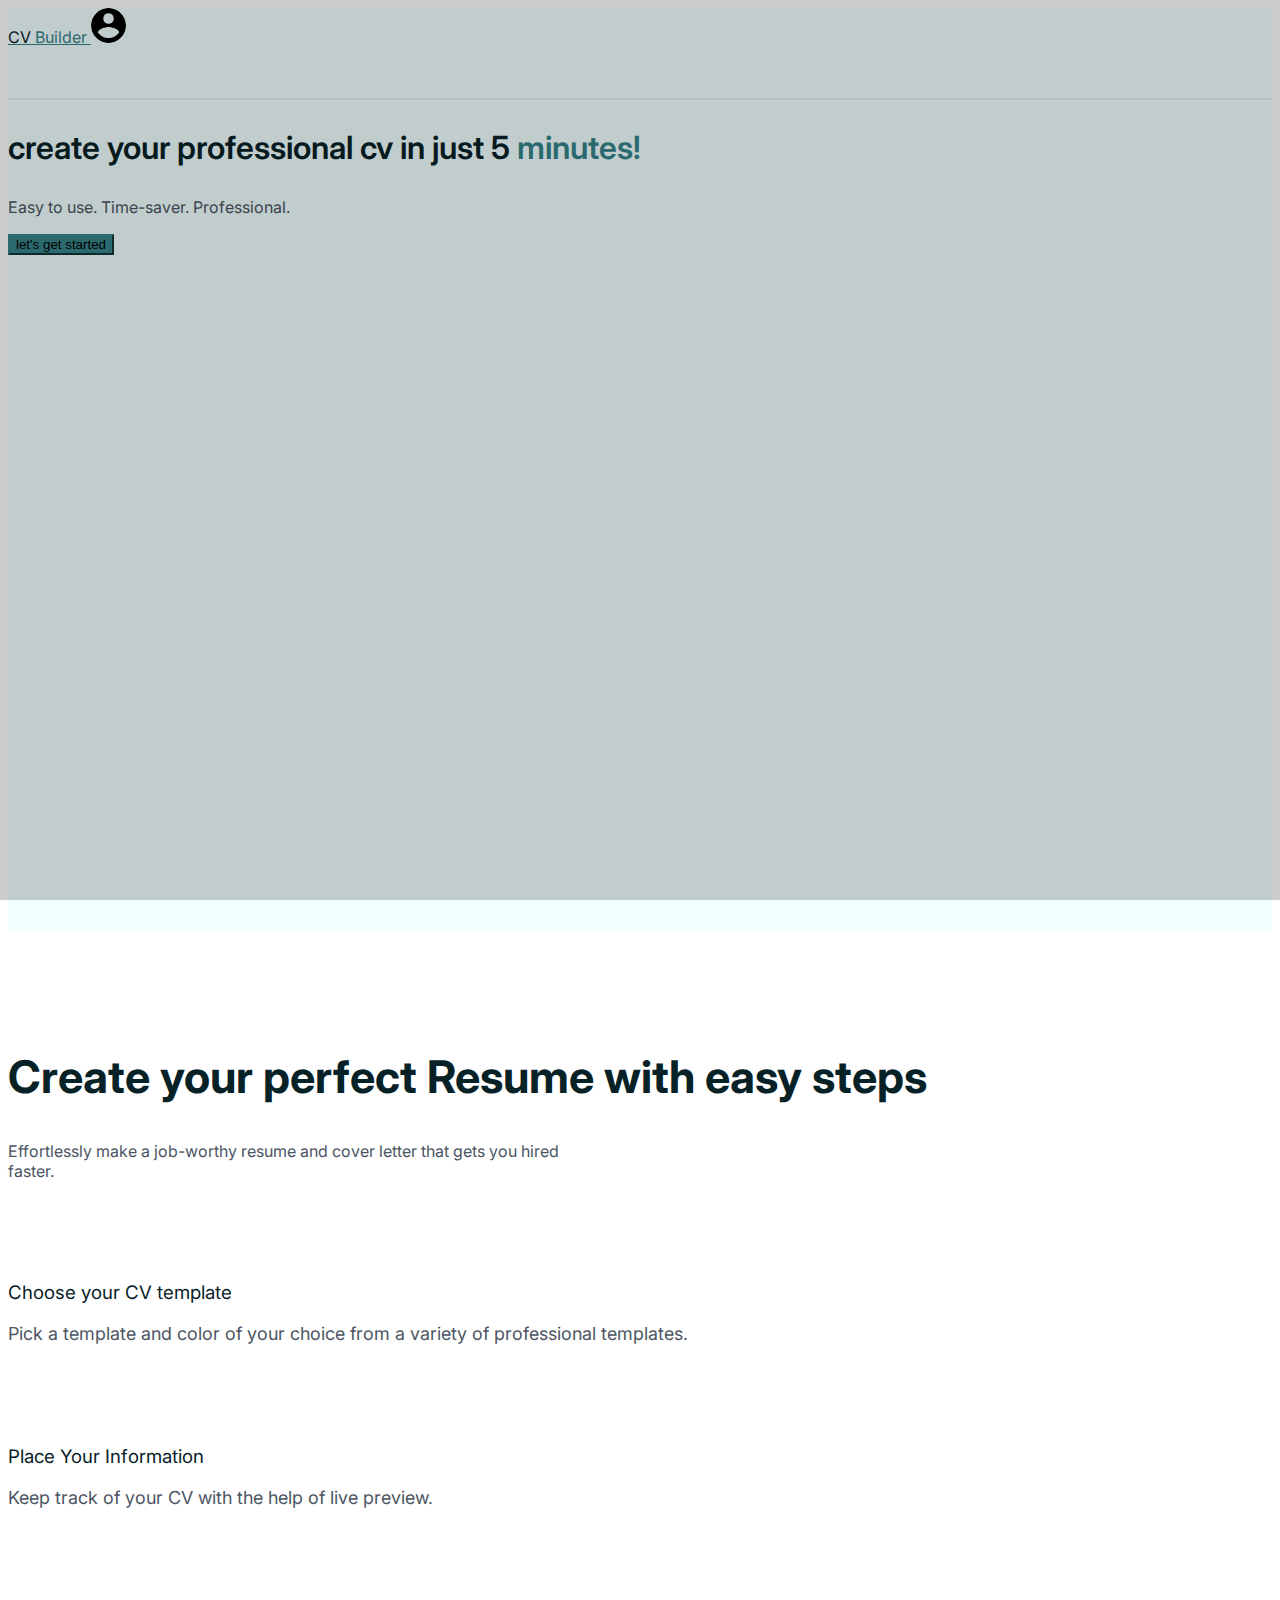
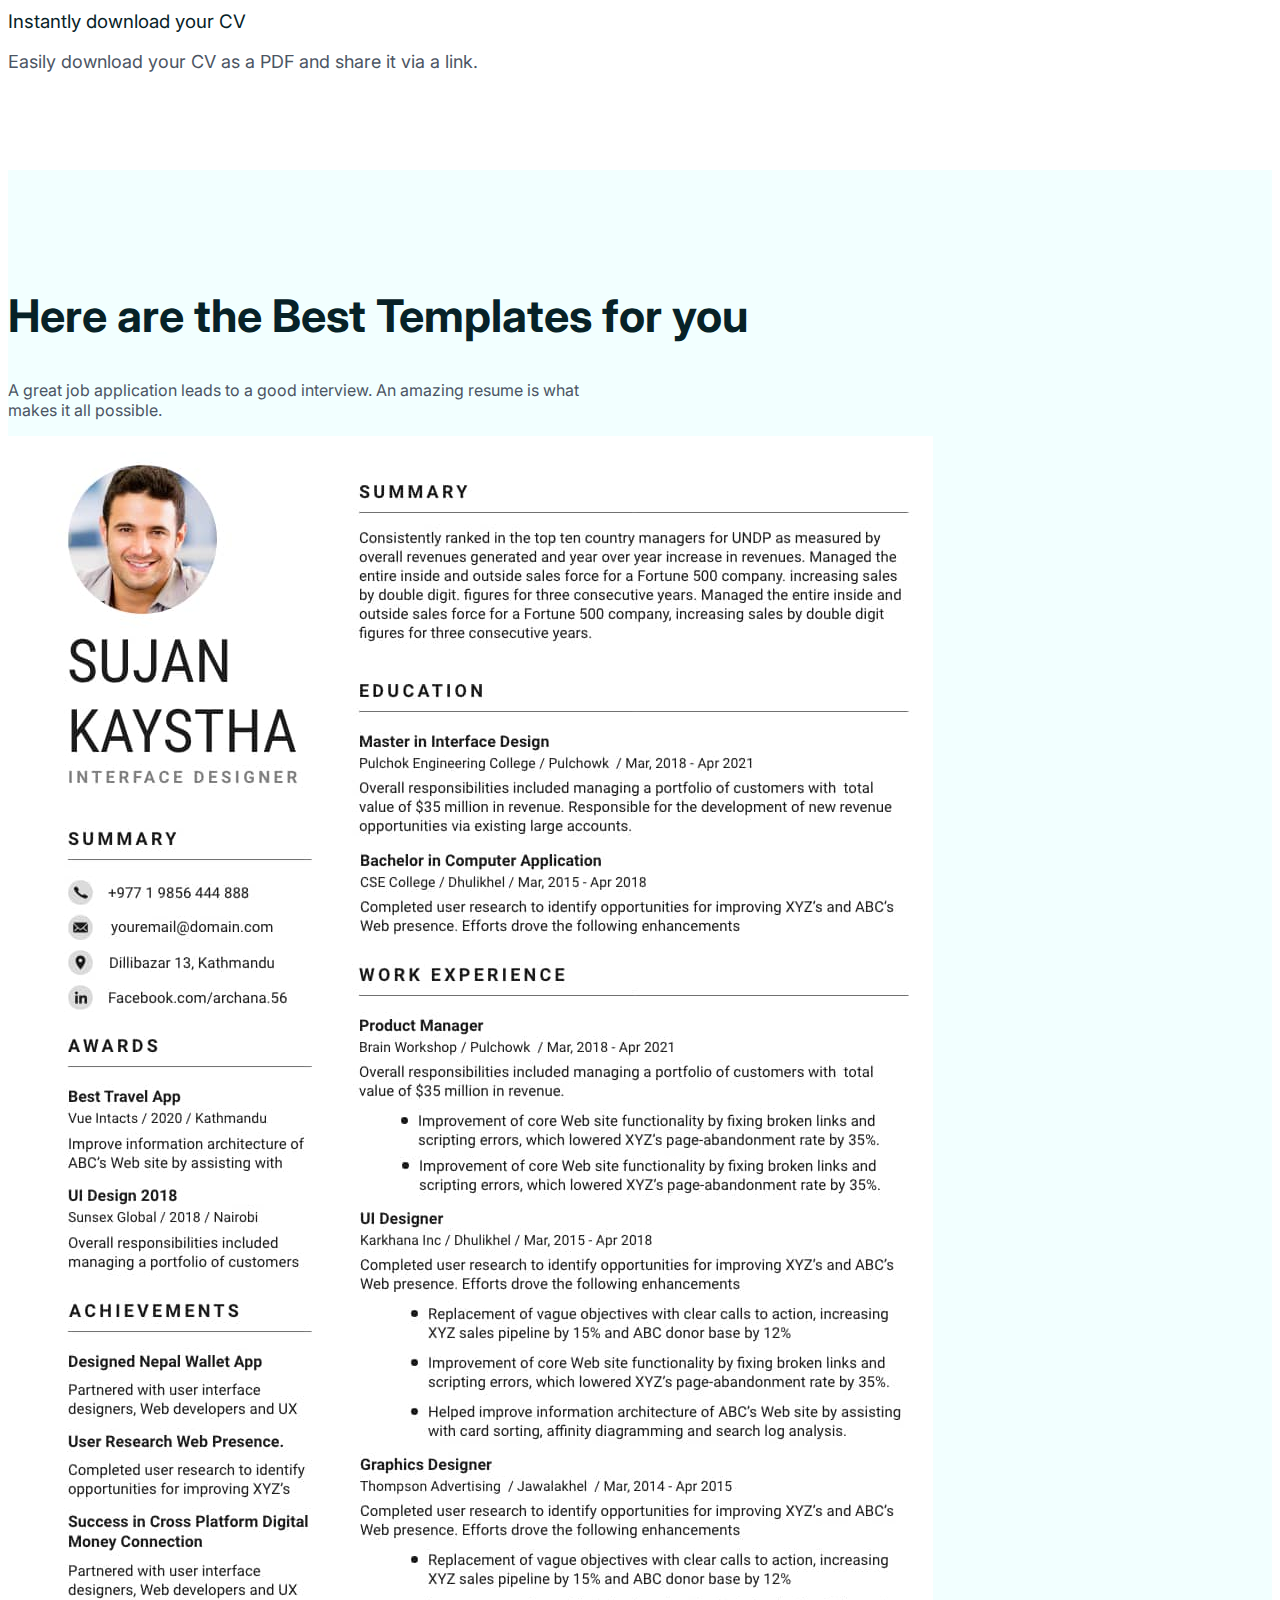
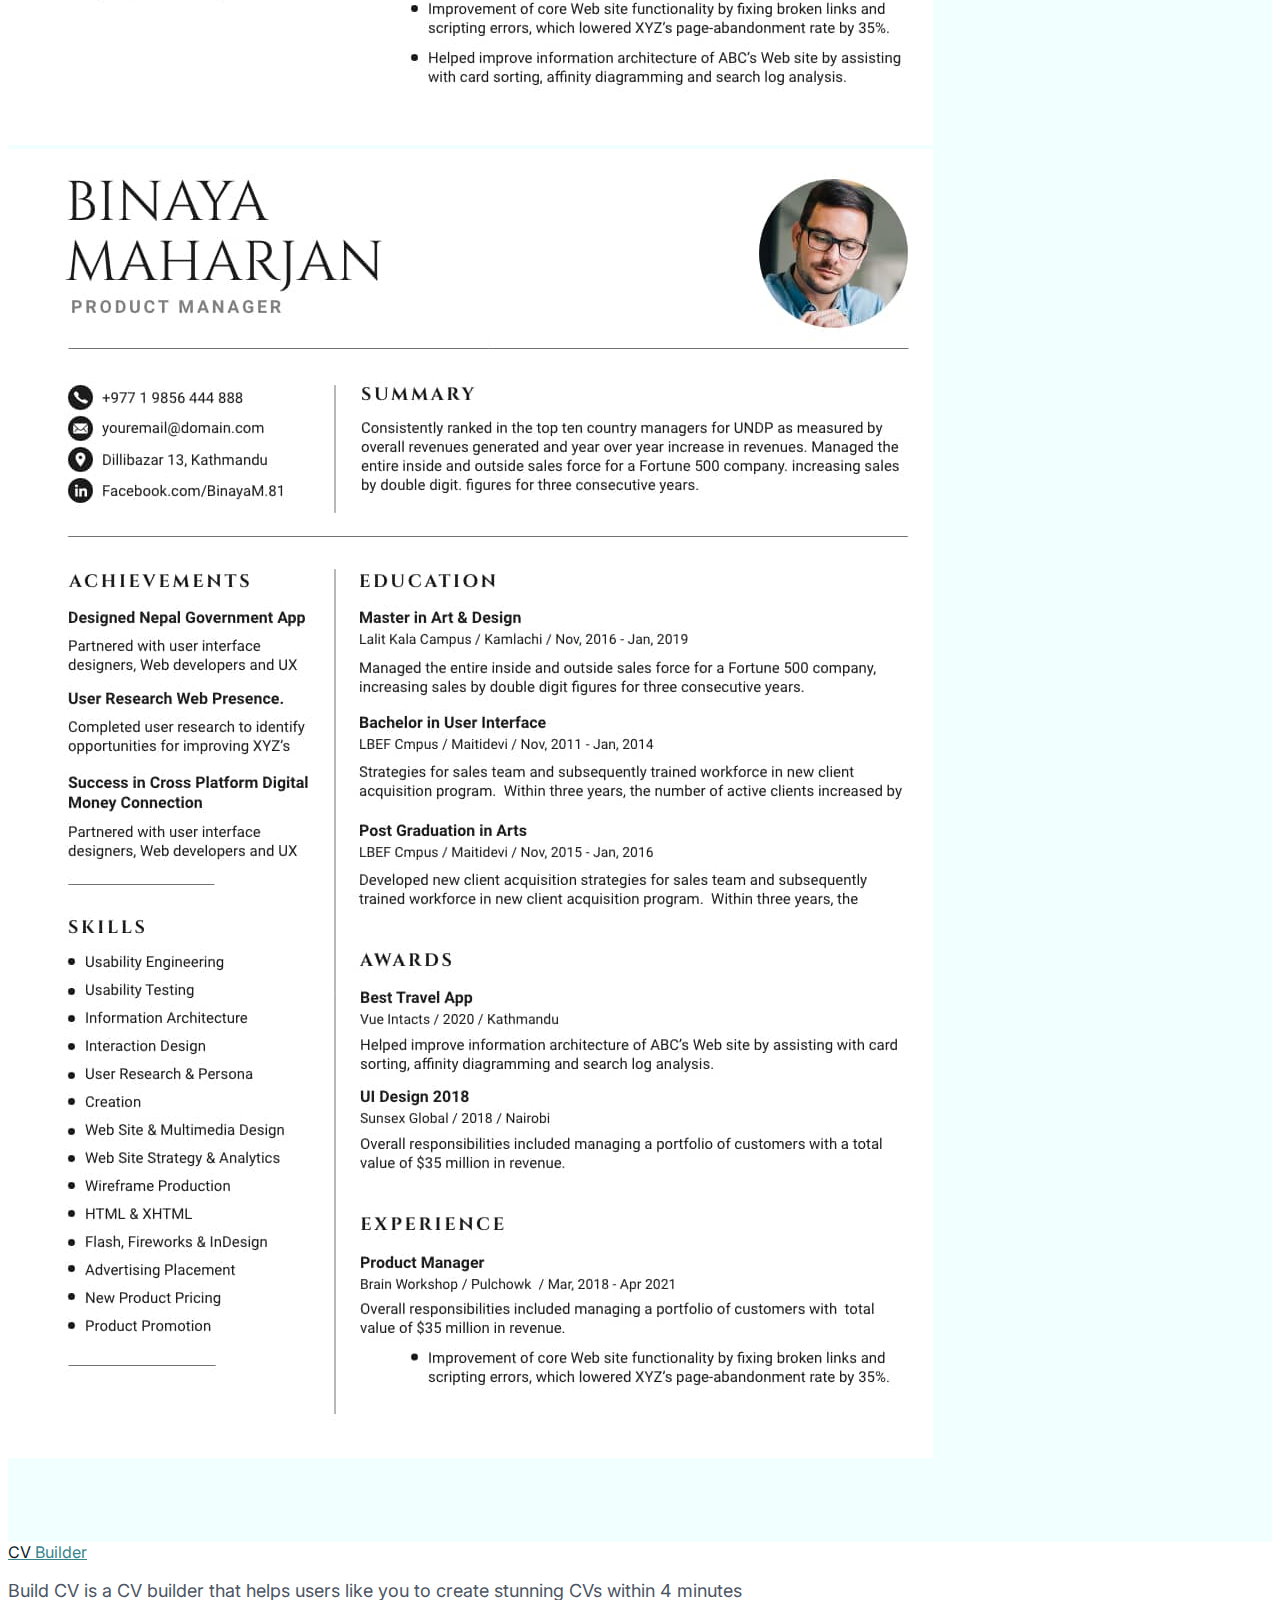
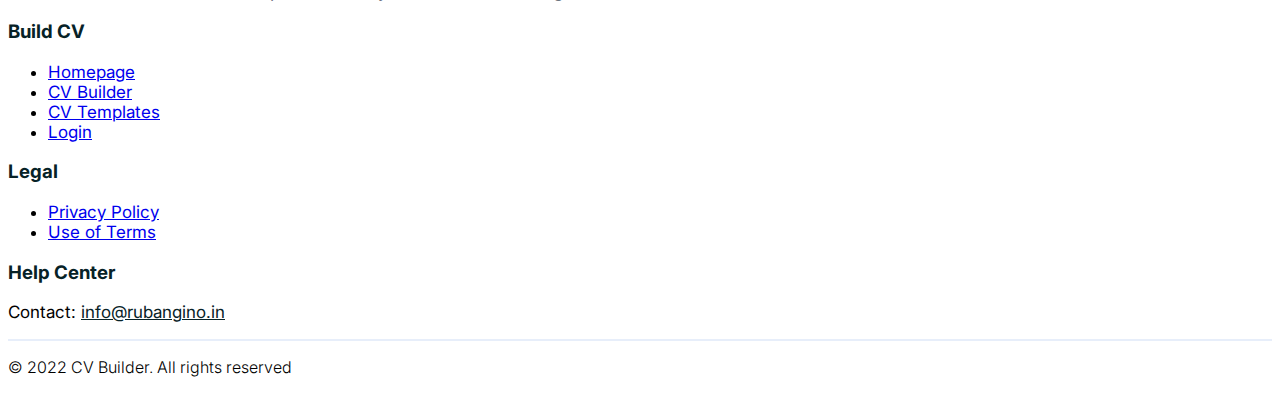
<file: pages/home.html>
<!DOCTYPE html>
<html lang="en">

<head>
    <meta charset="UTF-8">
    <meta http-equiv="X-UA-Compatible" content="IE=edge">
    <meta name="viewport" content="width=device-width, initial-scale=1.0">
    <title>Build CV</title>

    <!-- fontawesome cdn -->
    <link rel="stylesheet" href="https://cdnjs.cloudflare.com/ajax/libs/font-awesome/6.2.0/css/all.min.css"
        integrity="sha512-xh6O/CkQoPOWDdYTDqeRdPCVd1SpvCA9XXcUnZS2FmJNp1coAFzvtCN9BmamE+4aHK8yyUHUSCcJHgXloTyT2A=="
        crossorigin="anonymous" referrerpolicy="no-referrer" />

    <!-- google fonts - inter font -->
    <link rel="preconnect" href="https://fonts.googleapis.com">
    <link rel="preconnect" href="https://fonts.gstatic.com" crossorigin>
    <link href="https://fonts.googleapis.com/css2?family=Inter:wght@100;200;300;400;500;600;700;800;900&display=swap"
        rel="stylesheet">

    <!-- bootstrap css -->
    <link href="https://cdn.jsdelivr.net/npm/bootstrap@5.2.1/dist/css/bootstrap.min.css" rel="stylesheet"
        integrity="sha384-iYQeCzEYFbKjA/T2uDLTpkwGzCiq6soy8tYaI1GyVh/UjpbCx/TYkiZhlZB6+fzT" crossorigin="anonymous">

    <!-- custom css -->
    <link rel="stylesheet" href="../css/style.css">
</head>

<body>

    <header class="header">
        <nav class="navbar navbar-expand-lg navbar-light bg-secondary fixed-top">
            <div class="container">
                <a class="navbar-brand fw-bold fs-2" href="index.html">
                    <span>
                        <i class="fa-solid fa-file-invoice"></i>
                    </span>
                    <span class="navbar-brand-text">CV </span> Builder
                </a>

                <img id="profile-pic" src="../assets/images/round-profile.png" width="35" height="35" alt=""
                    style="border-radius: 50%;">
            </div>
        </nav>

        <div class="header-banner">
            <div class="container h-100 d-flex align-items-center justify-content-center">
                <div class="row text-center justify-content-center">
                    <h1 class="text-uppercase text-blue fw-6 lh-17 display-5">create your professional cv in just 5
                        <span class="text-lowercase text-primary">minutes!</span>
                    </h1>
                    <p class="text-grey fs-4 mt-3 mb-5">Easy to use. Time-saver. Professional.</p>
                    <button id="get-started" class="btn btn-lg text-capitalize btn-primary btn-banner fs-4">let's get
                        started</button>
                </div>
            </div>
        </div>
    </header>

    <main>
        <section class="steps py-8">
            <div class="container">
                <div class="row section-title text-center">
                    <div class="col-12">
                        <h2 class="display-6 text-blue fw-bold">Create your perfect Resume with easy steps</h2>
                        <p class="text-grey fs-4 my-4 mx-auto">Effortlessly make a job-worthy resume and cover letter
                            that gets you hired faster.</p>
                    </div>
                </div>

                <div class="row steps-list">
                    <div
                        class="steps-item col-lg-6 col-xl-4 text-center text-md-start my-4 d-md-flex align-items-md-center">
                        <div
                            class="steps-item-icon text-white bg-light-blue d-flex align-items-center justify-content-center mx-auto ms-md-0 me-md-5 me-lg-4">
                            <i class="fa-solid fa-layer-group fa-2x"></i>
                        </div>
                        <div class="steps-item-text mt-4">
                            <h3 class="fs-3 fw-4 text-blue">Choose your CV template</h3>
                            <p class="text-grey fs-18">Pick a template and color of your choice from a variety of
                                professional templates.</p>
                        </div>
                    </div>

                    <div
                        class="steps-item col-lg-6 col-xl-4 text-center text-md-start my-4 d-md-flex align-items-md-center">
                        <div
                            class="steps-item-icon text-white bg-light-blue d-flex align-items-center justify-content-center mx-auto ms-md-0 me-md-5 me-lg-4">
                            <i class="fa-solid fa-file-lines fa-2x"></i>
                        </div>
                        <div class="steps-item-text mt-4">
                            <h3 class="fs-3 fw-4 text-blue">Place Your Information</h3>
                            <p class="text-grey fs-18">Keep track of your CV with the help of live preview.</p>
                        </div>
                    </div>

                    <div
                        class="steps-item col-lg-6 col-xl-4 text-center text-md-start my-4 d-md-flex align-items-md-center">
                        <div
                            class="steps-item-icon text-white bg-light-blue d-flex align-items-center justify-content-center mx-auto ms-md-0 me-md-5 me-lg-4">
                            <i class="fa-solid fa-download fa-2x"></i>
                        </div>
                        <div class="steps-item-text mt-4">
                            <h3 class="fs-3 fw-4 text-blue">Instantly download your CV</h3>
                            <p class="text-grey fs-18">Easily download your CV as a PDF and share it via a link.</p>
                        </div>
                    </div>
                </div>
            </div>
        </section>

        <section class="templates py-8 bg-secondary">
            <div class="container-fluid">
                <div class="row section-title text-center mb-5">
                    <div class="col-12">
                        <h2 class="display-6 text-blue fw-bold">Here are the Best Templates for you</h2>
                        <p class="text-grey fs-4 my-4 mx-auto">A great job application leads to a good interview. An
                            amazing resume is what makes it all possible.</p>
                    </div>
                </div>

                <div class="row templates-list gy-5 gx-lg-5">
                    <div class="templates-item position-relative col-lg-6">
                        <div class="template-item-img mx-auto me-lg-0 position-relative">
                            <img src="../assets/images/Basic.jpg" alt="" class="img-fluid">
                            <!-- <a href="#" class="btn btn-lg btn-primary position-absolute choose-template-btn">Select
                                Template</a> -->
                        </div>
                    </div>

                    <div class="templates-item position-relative col-lg-6">
                        <div class="template-item-img mx-auto ms-lg-0 position-relative">
                            <img src="../assets/images/College.jpg" alt="" class="img-fluid">
                            <!-- <a href="#" class="btn btn-lg btn-primary position-absolute choose-template-btn">Select
                                Template</a> -->
                        </div>
                    </div>
                </div>
            </div>
        </section>
    </main>

    <footer class="pt-5">
        <div class="container my-4">
            <div class="row gy-5 gx-md-5 text-center text-md-start">
                <div class="col-md-6 col-xl-4">
                    <a class="site-logo text-decoration-none fw-bold fs-2" href="#">
                        <span>
                            <i class="fa-solid fa-file-invoice"></i>
                        </span>
                        <span class="site-logo-text">CV</span> Builder
                    </a>
                    <p class="text-grey fs-18 mt-4">Build CV is a CV builder that helps users like you to create
                        stunning CVs within 4 minutes</p>
                </div>

                <div class="col-md-6 col-xl-2">
                    <h3 class="text-blue">Build CV</h3>
                    <ul class="list-unstyled mt-4">
                        <li class="my-2">
                            <a href="#" class="text-decoration-none fs-17 text-dark">Homepage</a>
                        </li>
                        <li class="my-2">
                            <a href="#" class="text-decoration-none fs-17 text-dark">CV Builder</a>
                        </li>
                        <li class="my-2">
                            <a href="#" class="text-decoration-none fs-17 text-dark">CV Templates</a>
                        </li>
                        <li class="my-2">
                            <a href="#" class="text-decoration-none fs-17 text-dark">Login</a>
                        </li>
                    </ul>
                </div>

                <div class="col-md-6 col-xl-2">
                    <h3 class="text-blue">Legal</h3>
                    <ul class="list-unstyled mt-4">
                        <li class="my-2">
                            <a href="#" class="text-decoration-none fs-17 text-dark">Privacy Policy</a>
                        </li>
                        <li class="my-2">
                            <a href="#" class="text-decoration-none fs-17 text-dark">Use of Terms</a>
                        </li>
                    </ul>
                </div>

                <div class="col-md-6 col-xl-4">
                    <h3 class="text-blue">Help Center</h3>
                    <p class="fs-17 mt-3">Contact: <a href="mailto:info@rubangino.in"
                            class="text-decoration-none text-blue">info@rubangino.in</a></p>
                </div>
            </div>
        </div>

        <div class="container-fluid copyright-text pt-4 pb-3">
            <p class="text-center fw-3">&copy; 2022 CV Builder. All rights reserved</p>
        </div>
    </footer>

    <script type="text/javascript">
        
        // Setting profile pic from Firebase user authentication
        var userDetails = JSON.parse(localStorage.getItem("user"));
        document.getElementById("profile-pic").src = userDetails.photoURL;
        console.log(userDetails);

        // Function to locate new page. 
        const getStartedBtn = document.getElementById("get-started"); 

        getStartedBtn.addEventListener("click", function(){
            location.href = "build-resume.html"
        }); 
    </script>

    <!-- bootstrap popper js -->
    <script src="https://cdn.jsdelivr.net/npm/@popperjs/core@2.11.6/dist/umd/popper.min.js"
        integrity="sha384-oBqDVmMz9ATKxIep9tiCxS/Z9fNfEXiDAYTujMAeBAsjFuCZSmKbSSUnQlmh/jp3"
        crossorigin="anonymous"></script>

    <!-- bootstrap js -->
    <script src="https://cdn.jsdelivr.net/npm/bootstrap@5.2.1/dist/js/bootstrap.min.js"
        integrity="sha384-7VPbUDkoPSGFnVtYi0QogXtr74QeVeeIs99Qfg5YCF+TidwNdjvaKZX19NZ/e6oz"
        crossorigin="anonymous"></script>
</body>

</html>
</file>
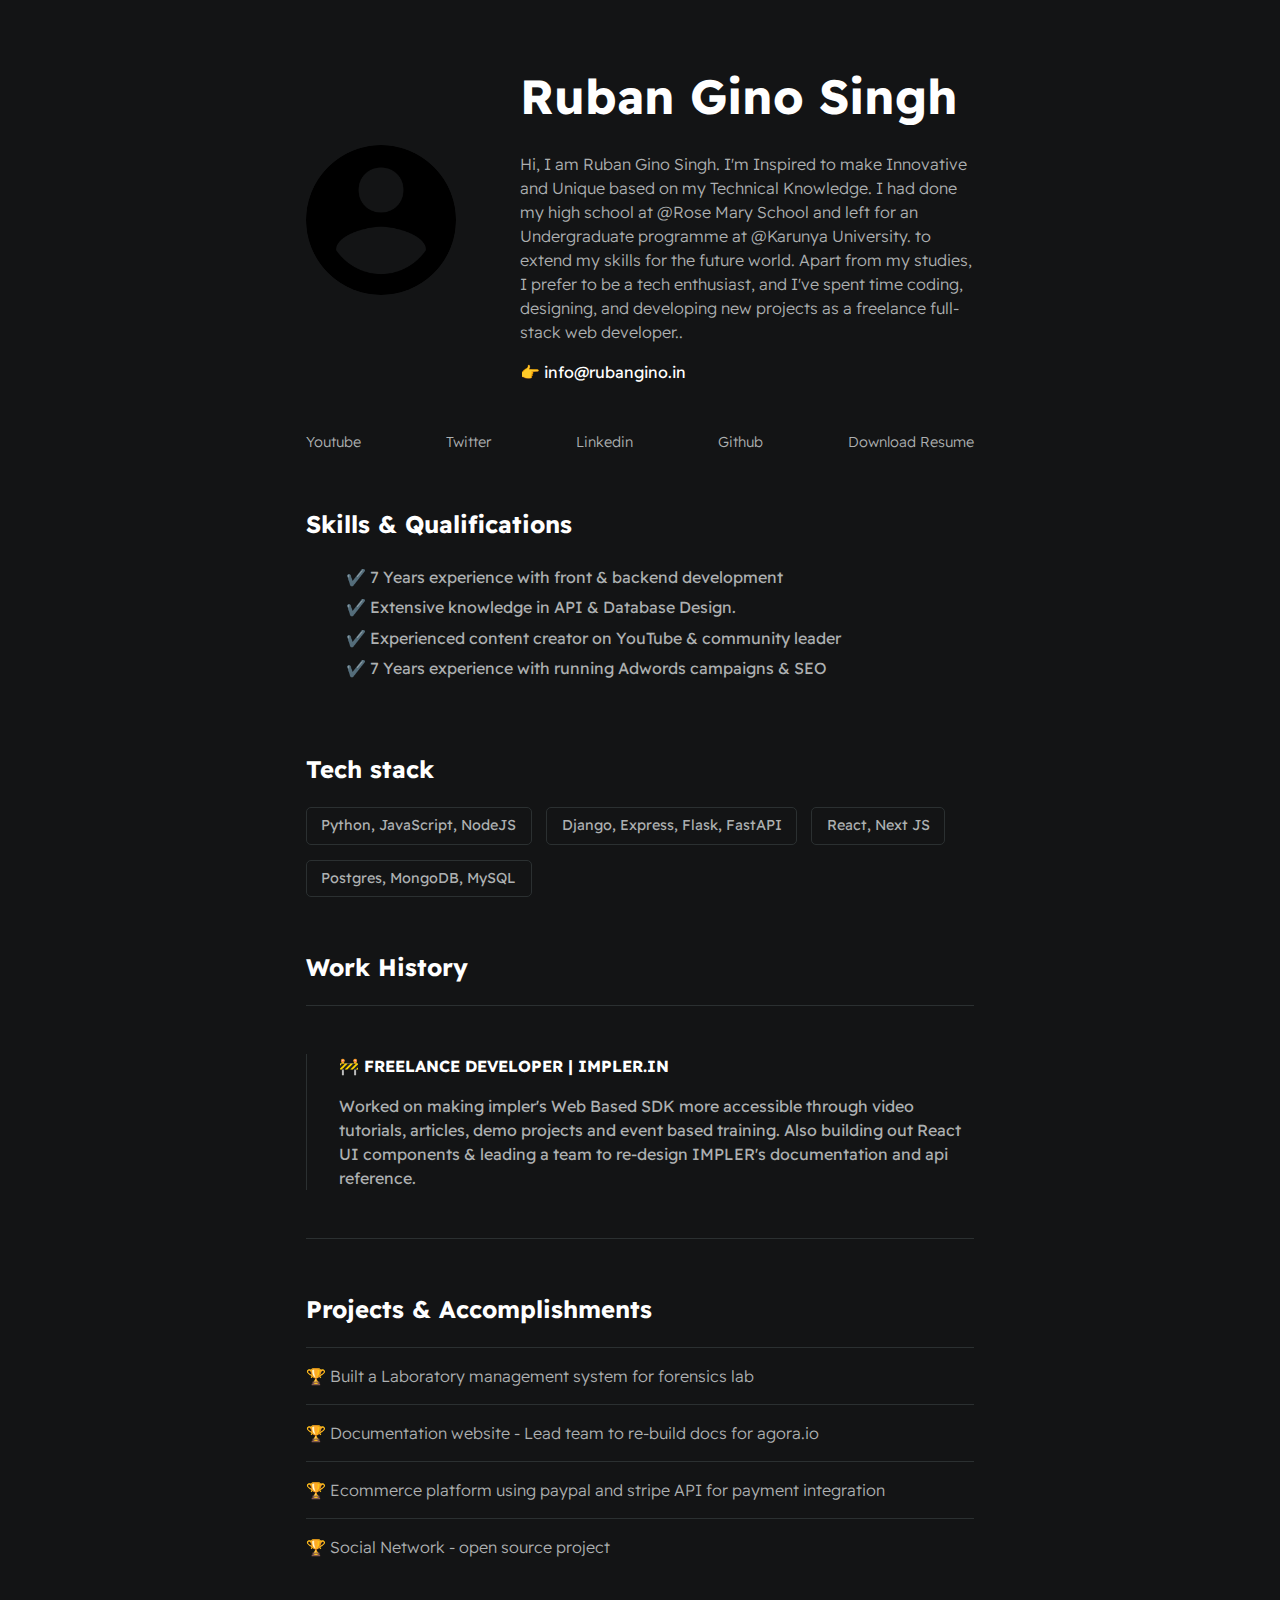
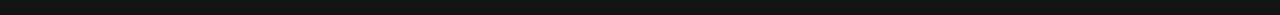
<file: pages/output-resume.html>
<!DOCTYPE html>
<html>

<head>
    <meta charset="utf-8">
    <meta http-equiv="X-UA-Compatible" content="IE=edge">
    <title>Your-resume</title>
    <meta name="description" content="">
    <meta name="viewport" content="width=device-width, initial-scale=1">
    <!-- <link rel="stylesheet" href="./styles/main.css"> -->

    <style>
        @import url('https://fonts.googleapis.com/css2?family=Readex+Pro:wght@300;400;500;600;700&display=swap');

        :root {
            --mainTextColor-light: #000;
            --secondaryTextColor-light: rgb(51 51 51);
            --mainLinkColor-light: #0da2b8;
            --mainBorderColor-light: rgb(218, 218, 218);
            --mainBgColor-light: rgb(249, 250, 251);

            --mainTextColor-dark: #fff;
            --secondaryTextColor-dark: #adb0b1;
            --mainLinkColor-dark: rgb(30, 190, 214);
            --mainBorderColor-dark: #2b3031;
            --mainBgColor-dark: #131415;

            --mainTextColor: var(--mainTextColor-dark);
            --secondaryTextColor: var(--secondaryTextColor-dark);
            --mainLinkColor: var(--mainLinkColor-dark);
            --mainBorderColor: var(--mainBorderColor-dark);
            --mainBgColor: var(--mainBgColor-dark);

        }


        * {
            font-family: 'Readex Pro';
            line-height: 1.5em;
            box-sizing: border-box;
            color: var(--mainTextColor);

        }

        body {
            background-color: var(--mainBgColor);
        }

        p,
        span,
        li {
            color: var(--secondaryTextColor);
            font-size: 1em;
        }

        a {
            text-decoration: none;
            color: var(--mainLinkColor);
            font-weight: 500;
        }

        li {
            line-height: 1.9em;
        }

        #container--main {
            max-width: 700px;
            margin: 0 auto;
            padding: 1em;
        }

        .section--page {
            padding-top: 1em;
            padding-bottom: 1em;
        }

        #wrapper--hero {
            display: flex;
            align-items: center;
            gap: 4em;
        }

        #bio,
        a {
            font-weight: 300;
        }

        #user-name {
            font-size: 48px;
            line-height: 1em;
        }

        #profile-pic {
            width: 150px;
            height: 150px;
            object-fit: cover;
            border-radius: 50%;
        }

        #email {
            color: var(--mainTextColor);
        }

        #socials--list {
            display: flex;
            justify-content: space-between;
            column-gap: 1em;
            flex-wrap: wrap;
        }

        #socials--list a {
            font-weight: 300;
            color: var(--secondaryTextColor);
            font-size: 0.9em;
            transition: 0.3s;
        }

        #socials--list a:hover {
            font-weight: 100;
            color: var(--mainLinkColor);
            font-size: 0.9em;
        }

        #qualifications--list {
            list-style: none;
        }

        #wrapper--techstack__items {
            display: flex;
            flex-wrap: wrap;
            gap: 1em;
            font-size: 0.9em;
        }

        .card--techstack {
            border: 1px solid var(--mainBorderColor);
            border-radius: 5px;
            padding: 0.5em 1em;
            align-items: center;
        }

        .card--project {
            padding-top: 1em;
            padding-bottom: 1em;
            border-top: 1px solid var(--mainBorderColor);
        }

        .card--project a {
            color: var(--mainTextColor);

            transition: 0.3s;
        }

        .card--project a:hover {
            color: rgb(30, 190, 214);

        }

        .card--work-history {
            border-left: 1px solid var(--mainBorderColor);
            margin-top: 3em;
            margin-bottom: 3em;
            padding-left: 2em;
        }

        .line-break {
            background-color: var(--mainBorderColor);
            height: 1px;
        }


        @media(max-width:600px) {

            .section--page {
                padding-top: 1em;
                padding-bottom: 1em;
            }

            #wrapper--hero {
                display: flex;
                align-items: center;
                gap: 1em;
            }

            #profile-pic {
                width: 200px;
                height: 200px;
            }

            #wrapper--hero {
                flex-direction: column;
            }

            .card--work-history {
                border-left: none;
                padding-left: 0;
            }
        }

        @media print {
            @page {
                margin: 2rem;
            }

            body {
                margin: 3rem;
            }

            #download-now {
                display: none;
            }
        }
    </style>
</head>

<body id="body">
    <div id="container--main">

        <section id="wrapper--hero" class="section--page">
            <img id="profile-pic" src="../assets/images/round-profile.png">

            <div>
                <h1 id="user-name">Ruban Gino Singh</h1>
                <p id="bio">Hi, I am Ruban Gino Singh. I'm Inspired to make Innovative and Unique based on my Technical
                    Knowledge. I had done my
                    high school at @Rose Mary School and left for an Undergraduate programme at @Karunya University. to
                    extend my skills for
                    the future world. Apart from my studies, I prefer to be a tech enthusiast, and I've spent time
                    coding, designing, and
                    developing new projects as a freelance full-stack web developer.</a>.</p>
                <p>👉 <span id="email">info@rubangino.in</span></p>
            </div>
        </section>

        <section class="section--page">

            <div id="socials--list">
                <a href="#" target="_blank" id="youtube">Youtube</a>
                <a href="#" target="_blank" id="twitter">Twitter</a>
                <a href="#" target="_blank" id="linkedIn">Linkedin</a>
                <a href="#" target="_blank" id="github">Github</a>
                <a id="download-now" onclick="downloadNow()" target="_blank">Download Resume</a>
            </div>
        </section>

        <section class="section--page">
            <h2>Skills & Qualifications</h2>
            <ul id="qualifications--list">
                <li>✔️ <span id="skill-1">7 Years experience with front & backend development</span></li>
                <li>✔️ <span id="skill-2">Extensive knowledge in API & Database Design.</span></li>
                <li>✔️ <span id="skill-3">Experienced content creator on YouTube & community leader</span></li>
                <li>✔️ <span id="skill-4">7 Years experience with running Adwords campaigns & SEO</span></li>
            </ul>
        </section>

        <section class="section--page">
            <h2>Tech stack</h2>

            <div id="wrapper--techstack__items">
                <div class="card--techstack"><span id="tech1">Python, JavaScript, NodeJS</span></div>
                <div class="card--techstack"><span id="tech2">Django, Express, Flask, FastAPI</span></div>
                <div class="card--techstack"><span id="tech3">React, Next JS</span></div>
                <div class="card--techstack"><span id="tech4">Postgres, MongoDB, MySQL</span></div>
            </div>
        </section>

        <section id="work-history-wrapper" class="section--page">
            <h2>Work History</h2>

            <div class="line-break"></div>
            <div class="card--work-history">
                <strong>🚧 <span><strong id="Work-title">FREELANCE DEVELOPER | IMPLER.IN</strong></span></strong>
                <p id="work-desc">Worked on making impler's Web Based SDK more accessible through video tutorials,
                    articles, demo
                    projects and event based training. Also building out React UI components & leading a team to
                    re-design IMPLER's documentation and api reference.</p>
            </div>

            <div class="line-break"></div>

        </section>

        <section class="section--page">
            <h2>Projects & Accomplishments</h2>

            <div class="card--project">
                <a href="#"><span>🏆 </span><span id="project1">Built a Laboratory management system for forensics
                        lab</span></a>
            </div>

            <div class="card--project">
                <a href="#"><span>🏆 </span><span id="project2">Documentation website - Lead team to re-build docs for
                        agora.io</span></a>
            </div>

            <div class="card--project">
                <a href="#"><span>🏆 </span><span id="project3">Ecommerce platform using paypal and stripe API for
                        payment
                        integration</span></a>
            </div>

            <div class="card--project">
                <a href="#"><span>🏆 </span><span id="project4">Social Network - open source project</span></a>
            </div>

        </section>


    </div>

    <!-- Output page file -->
    <script src="../js/output-page.js"></script>

    <script>

        function downloadNow() {

            alert("Once you've clicked the print button, The Entered resume Details will be deleted!!!");

            window.print();

            localStorage.removeItem("resume-data");

            location.reload();

            location.href = "home.html";
        }

    </script>
</body>

</html>
</file>
<file: css/style.css>
:root {
    --primary-color: #35858B;
    --secondary-color: #f2ffff;
    --dark-blue: #072227;
    --white-color: #fff;
    --black-color: #000;
    --grey-color: #4c5563;
    /* --light-blue-color: #35858B; */
    --transition: all 300ms ease-in-out;
}

body {
    font-family: "Inter", sans-serif !important;
}

html{
    scroll-behavior: smooth;
    overflow-x: hidden;
}

/* text */
.text-primary {
    color: var(--primary-color) !important;
}

.text-secondary {
    color: var(--secondary-color) !important;
}

.text-blue {
    color: var(--dark-blue) !important;
}

.text-grey {
    color: var(--grey-color);
}

/* backgrounds */
.bg-primary {
    background-color: var(--primary-color) !important;
}

.bg-secondary {
    background-color: var(--secondary-color) !important;
}

.bg-light-primary {
    background-color: var(--primary-color);
}

/* buttons */
.btn-primary {
    background-color: var(--primary-color) !important;
    border-color: var(--primary-color);
}


.btn-secondary {
    background-color: var(--secondary-color) !important;
}

/* font weights */
.fw-1 {
    font-weight: 100;
}

.fw-2 {
    font-weight: 200;
}

.fw-3 {
    font-weight: 300;
}

.fw-4 {
    font-weight: 400;
}

.fw-5 {
    font-weight: 500;
}

.fw-6 {
    font-weight: 600;
}

.fw-7 {
    font-weight: 700;
}

.fw-8 {
    font-weight: 800;
}

.fw-9 {
    font-weight: 900;
}

/* font size */
.fs-17 {
    font-size: 17px;
}

.fs-18 {
    font-size: 18px;
}

/* line height */
.lh-16 {
    line-height: 1.6;
}

.lh-17 {
    line-height: 1.7;
}

/* padding and margin */
.py-8 {
    padding-top: 80px;
    padding-bottom: 80px;
}

/* section title */
.section-title p {
    max-width: 600px;
}

/* navbar */
.navbar {
    height: 90px;
    border-bottom: 2px solid #e7eefa;
}

.navbar-brand,
.site-logo {
    color: var(--primary-color) !important;
}

.navbar-brand .navbar-brand-text,
.site-logo-text {
    color: var(--dark-blue);
}

.navbar-toggler {
    border: none;
}

.btn-login {
    padding-top: 14px;
    padding-bottom: 14px;
    transition: var(--transition);
}

.btn-login:hover {
    background-color: #e7eefa !important;
    border-color: #e7eefa !important;
    color: var(--primary-color) !important;
}

.navbar-nav .dropdown-menu {
    border: none;
}

.navbar-nav .dropdown-item {
    margin: 8px 0;
    transition: var(--transition);
}

.navbar-nav .dropdown-menu .dropdown-item:hover {
    background-color: #fff;
    color: var(--primary-color);
}

.navbar-nav .nav-item .nav-link.dropdown-toggle:hover {
    color: var(--primary-color) !important;
}

/* header */
.header {
    min-height: 100vh;
    background-color: var(--secondary-color);
}

.header-banner {
    height: calc(100vh - 90px);
}

.header-banner h1 {
    max-width: 900px;
}

.header-banner .btn-banner {
    max-width: 280px;
}

/* steps */
.steps-item-icon {
    min-width: 65px;
    width: 65px;
    height: 65px;
    border-radius: 4px;
}

/* templates */
.template-item-img {
    max-width: 400px;
}

.template-item img {
    position: relative;
}

.template-item-img::after {
    content: "";
    position: absolute;
    left: 0;
    top: 0;
    width: 100%;
    height: 100%;
    background-color: rgba(0, 0, 0, 0.2);
    opacity: 0;
    transition: var(--transition);
}

.template-item-img:hover::after {
    opacity: 1;
}

.template-item-img .choose-template-btn {
    top: 50%;
    left: 50%;
    transform: translate(-50%, -50%);
    opacity: 0;
    transition: var(--transition);
}

/* f */

/* .template-item-img .choose-template-btn:hover {
    background-color: var(--white-color) !important;
    color: var(--primary-color);
} */

/* footer */
.copyright-text {
    border-top: 2px solid #e7eefa;
}

@media screen and (min-width: 992px) {
    .section-title .display-6 {
        font-size: 45px;
    }
}

@media screen and (max-width: 992px) {
    /* .navbar {
        position: relative;
    } */

    .navbar-collapse {
        position: absolute;
        top: 100%;
        left: 0;
        width: 100%;
        background-color: var(--white-color);
        padding: 25px;
        margin-top: 2px;
    }

    .navbar-nav .dropdown-menu {
        border-radius: 0 !important;
    }
}
</file>
